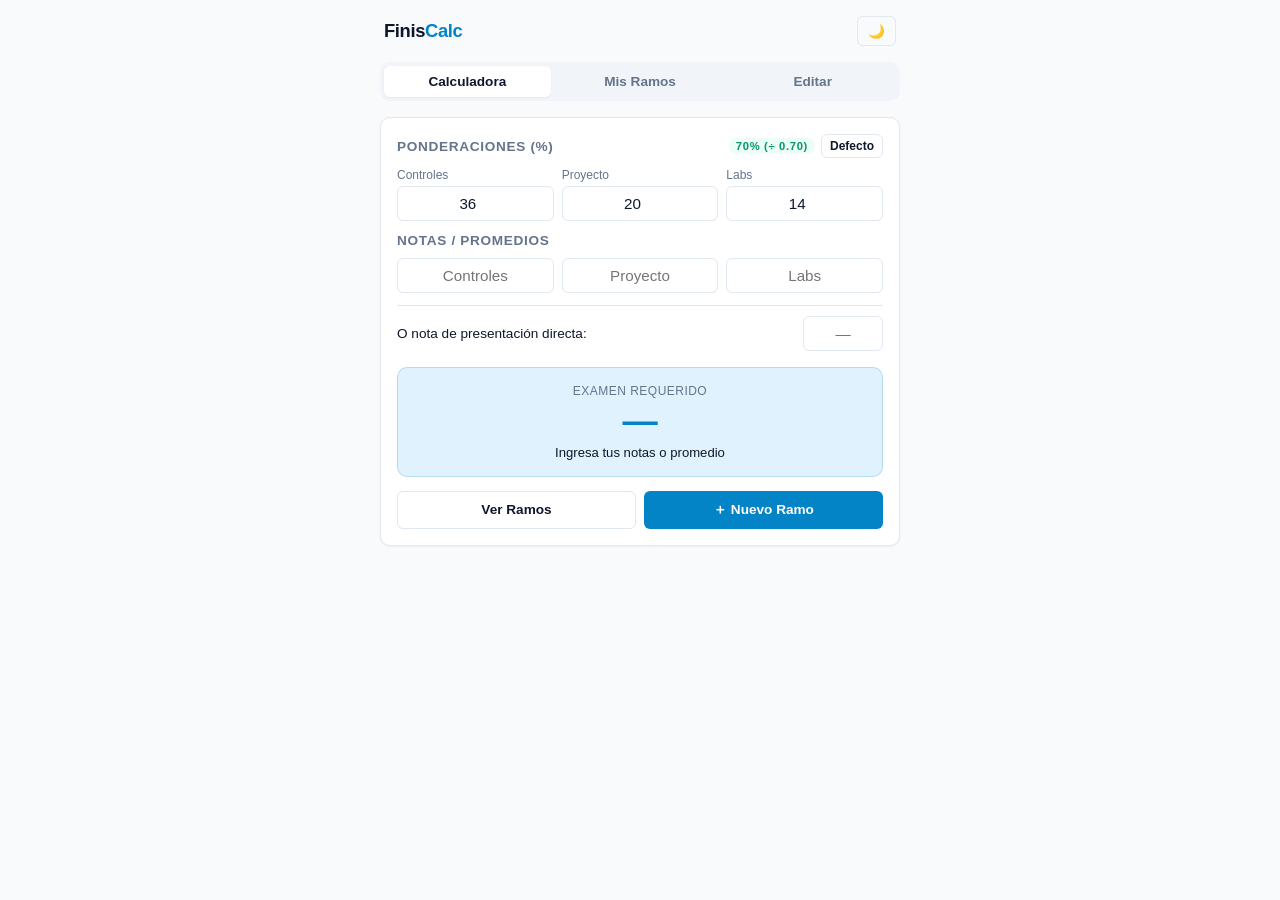
<file: index.html>
<!DOCTYPE html>
<html lang="es">
<head>
  <meta charset="UTF-8">
  <meta name="viewport" content="width=device-width, initial-scale=1.0, maximum-scale=1.0, user-scalable=no">
  <meta name="theme-color" content="#000000">
  <title>Calculadora Finis Terrae</title>

  <link rel="apple-touch-icon" sizes="180x180" href="apple-icon-180x180.png">
  <link rel="icon" type="image/png" sizes="32x32" href="favicon-32x32.png">
  <link rel="icon" type="image/png" sizes="16x16" href="favicon-16x16.png">
  <link rel="manifest" href="manifest.json?v=2">

  <link rel="stylesheet" href="assets/style.css?v=2">
</head>
<body>

  <div class="container">
    <!-- Header -->
    <header class="header">
      <div class="brand">Finis<span>Calc</span></div>
      <button id="themeToggleBtn" class="theme-btn" onclick="toggleTheme()" title="Cambiar tema">🌙</button>
    </header>

    <!-- Navegación -->
    <nav class="nav-tabs">
      <button class="tab-btn active" data-tab="calculadora" onclick="switchTab('calculadora')">Calculadora</button>
      <button class="tab-btn" data-tab="ramos" onclick="switchTab('ramos')">Mis Ramos</button>
      <button class="tab-btn" data-tab="detalle" onclick="switchTab('detalle')">Editar</button>
    </nav>

    <!-- VISTA 1: CALCULADORA RÁPIDA -->
    <section id="view_calculadora" class="view-section active">
      <div class="card">
        <div class="card-title">
          <span>Ponderaciones (%)</span>
          <div style="display: flex; gap: 6px; align-items: center;">
            <span id="qc_totalBadge" class="badge badge-success">70% (÷ 0.70)</span>
            <button class="btn btn-outline btn-sm" onclick="resetQuickCalc()">Defecto</button>
          </div>
        </div>

        <div class="weights-grid">
          <div class="input-group">
            <span class="input-label">Controles</span>
            <input type="number" id="qc_ponC" class="input-field" value="36" oninput="calculateQuickCalc()">
          </div>
          <div class="input-group">
            <span class="input-label">Proyecto</span>
            <input type="number" id="qc_ponP" class="input-field" value="20" oninput="calculateQuickCalc()">
          </div>
          <div class="input-group">
            <span class="input-label">Labs</span>
            <input type="number" id="qc_ponL" class="input-field" value="14" oninput="calculateQuickCalc()">
          </div>
        </div>

        <div class="card-title" style="margin-top: 12px;">Notas / Promedios</div>
        <div class="weights-grid">
          <input type="text" inputmode="decimal" id="qc_notaC" class="input-field" placeholder="Controles" oninput="calculateQuickCalc()">
          <input type="text" inputmode="decimal" id="qc_notaP" class="input-field" placeholder="Proyecto" oninput="calculateQuickCalc()">
          <input type="text" inputmode="decimal" id="qc_notaL" class="input-field" placeholder="Labs" oninput="calculateQuickCalc()">
        </div>

        <div class="direct-np-row">
          <label for="qc_npDirect">O nota de presentación directa:</label>
          <input type="text" inputmode="decimal" id="qc_npDirect" class="input-field" placeholder="—" oninput="calculateQuickCalc()">
        </div>

        <div class="result-box">
          <div class="result-target">Examen Requerido</div>
          <div id="qc_resultVal" class="result-val">—</div>
          <div id="qc_resultNote" class="result-note">Ingresa tus notas o promedio</div>
        </div>

        <div style="display: flex; gap: 8px; margin-top: 14px;">
          <button class="btn btn-outline" onclick="switchTab('ramos')">Ver Ramos</button>
          <button class="btn btn-primary" onclick="createNewRamo()">＋ Nuevo Ramo</button>
        </div>
      </div>
    </section>

    <!-- VISTA 2: LISTA DE RAMOS -->
    <section id="view_ramos" class="view-section">
      <div class="card" style="display: flex; justify-content: space-between; align-items: center; padding: 12px 16px;">
        <span style="font-size: 0.85rem; color: var(--text-muted);">Promedio General:</span>
        <span id="averageGpa" style="font-size: 1.15rem; font-weight: 700; color: var(--primary);">—</span>
      </div>

      <div class="card">
        <div class="card-title">
          <span>Ramos</span>
          <span id="ramosCount" class="badge badge-muted">0 ramos</span>
        </div>
        <div id="ramosList"></div>
        <button class="btn btn-primary" style="margin-top: 10px;" onclick="createNewRamo()">＋ Agregar Ramo</button>
      </div>
    </section>

    <!-- VISTA 3: DETALLE / EDICIÓN -->
    <section id="view_detalle" class="view-section">
      <div class="card">
        <div class="input-group" style="margin-bottom: 14px;">
          <span class="input-label">Nombre del Ramo</span>
          <input type="text" id="detailName" class="input-field" style="text-align: left; font-weight: 600;" placeholder="Nombre de asignatura" oninput="handleNameChange(this.value)">
        </div>

        <div class="card-title">
          <span>Ponderaciones (%)</span>
          <div style="display: flex; gap: 6px; align-items: center;">
            <span id="detailTotalBadge" class="badge badge-success">70% (÷ 0.70)</span>
            <button class="btn btn-outline btn-sm" onclick="resetDetailWeights()">36/20/14</button>
          </div>
        </div>

        <div class="weights-grid" style="margin-bottom: 16px;">
          <div class="input-group">
            <span class="input-label">Controles</span>
            <input type="number" id="detailPonC" class="input-field" value="36" oninput="handleWeightChange('controles', this.value)">
          </div>
          <div class="input-group">
            <span class="input-label">Proyecto</span>
            <input type="number" id="detailPonP" class="input-field" value="20" oninput="handleWeightChange('proyecto', this.value)">
          </div>
          <div class="input-group">
            <span class="input-label">Labs</span>
            <input type="number" id="detailPonL" class="input-field" value="14" oninput="handleWeightChange('laboratorios', this.value)">
          </div>
        </div>

        <!-- Categoría 1: Controles -->
        <div class="card-title">
          <span>Controles</span>
          <span id="avg_controles" style="font-weight: 600; color: var(--primary);">—</span>
        </div>
        <div id="grades_controles" class="grade-cells" style="margin-bottom: 14px;"></div>

        <!-- Categoría 2: Proyecto -->
        <div class="card-title">
          <span>Proyecto</span>
          <span id="avg_proyecto" style="font-weight: 600; color: var(--primary);">—</span>
        </div>
        <div id="grades_proyecto" class="grade-cells" style="margin-bottom: 14px;"></div>

        <!-- Categoría 3: Labs -->
        <div class="card-title">
          <span>Laboratorios</span>
          <span id="avg_laboratorios" style="font-weight: 600; color: var(--primary);">—</span>
        </div>
        <div id="grades_laboratorios" class="grade-cells" style="margin-bottom: 16px;"></div>

        <!-- Resultado Ramo -->
        <div style="display: grid; grid-template-columns: 1fr 1fr; gap: 8px; margin-bottom: 14px;">
          <div style="background: var(--surface-subtle); padding: 10px; border-radius: var(--radius-sm); text-align: center;">
            <div style="font-size: 0.72rem; color: var(--text-muted); margin-bottom: 2px;">Presentación</div>
            <div id="detailNpVal" style="font-size: 1.25rem; font-weight: 700;">—</div>
          </div>
          <div style="background: var(--surface-subtle); padding: 10px; border-radius: var(--radius-sm); text-align: center;">
            <div style="font-size: 0.72rem; color: var(--text-muted); margin-bottom: 2px;">Examen Mínimo</div>
            <div id="detailExamVal" style="font-size: 1.25rem; font-weight: 700; color: var(--primary);">—</div>
          </div>
        </div>

        <!-- Acciones -->
        <div style="display: grid; grid-template-columns: 1fr 1fr 1fr; gap: 6px;">
          <button class="btn btn-outline btn-sm" onclick="duplicateCurrentRamo()">Duplicar</button>
          <button class="btn btn-outline btn-sm" onclick="clearCurrentGrades()">Vaciar</button>
          <button class="btn btn-danger btn-sm" onclick="promptDeleteRamo()">Eliminar</button>
        </div>
      </div>
    </section>
  </div>

  <!-- Modal -->
  <div id="modalOverlay" class="modal-overlay" onclick="closeModal()">
    <div class="modal-card" onclick="event.stopPropagation()">
      <h3 id="modalTitle" style="font-size: 1rem; margin-bottom: 6px;">Confirmar</h3>
      <p id="modalText" style="font-size: 0.85rem; color: var(--text-muted);"></p>
      <div class="modal-actions">
        <button class="btn btn-outline btn-sm" onclick="closeModal()">Cancelar</button>
        <button class="btn btn-danger btn-sm" onclick="confirmModal()">Confirmar</button>
      </div>
    </div>
  </div>

  <div id="toast" class="toast"></div>

  <script src="assets/app.js?v=2"></script>
</body>
</html>
</file>
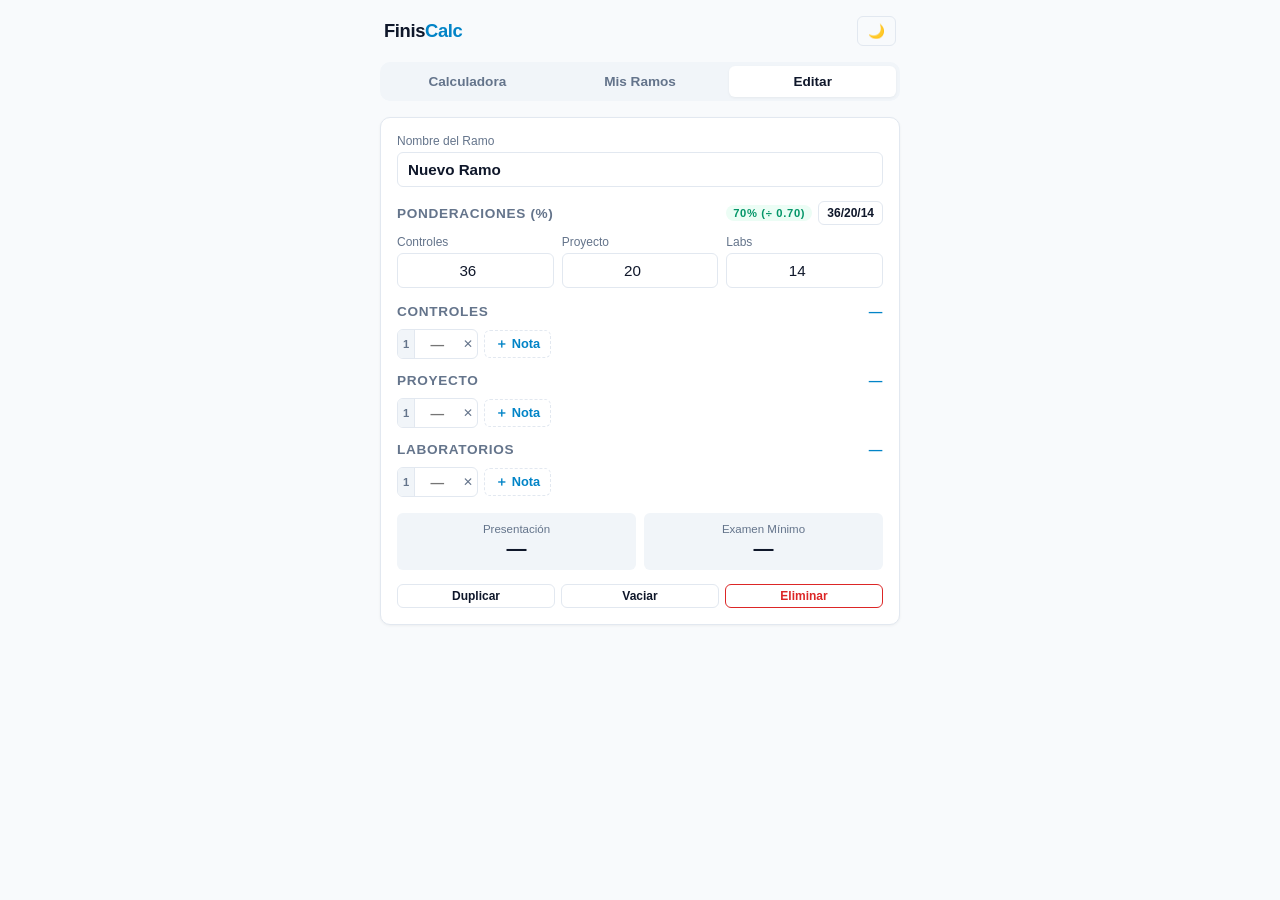
<file: Ramo.html>
<!DOCTYPE html>
<html lang="es">
<head>
  <meta charset="UTF-8">
  <meta http-equiv="refresh" content="0; url=CalculadoraFinis.html#detalle">
  <meta name="viewport" content="width=device-width, initial-scale=1.0">
  <title>Cargando Ramo...</title>
  <script>
    window.location.replace("CalculadoraFinis.html#detalle");
  </script>
</head>
<body style="font-family: sans-serif; text-align: center; padding: 40px; background-color: #F0F6FA; color: #00A9E0;">
  <h2>Abriendo Ramo...</h2>
  <p>Si no eres redirigido automáticamente, <a href="CalculadoraFinis.html#detalle">haz clic aquí</a>.</p>
</body>
</html>
</file>
<file: assets/style.css>
:root {
  --bg: #F8FAFC;
  --surface: #FFFFFF;
  --surface-subtle: #F1F5F9;
  --border: #E2E8F0;
  --border-focus: #0284C7;
  --text-main: #0F172A;
  --text-muted: #64748B;
  --primary: #0284C7;
  --primary-hover: #0369A1;
  --primary-light: #E0F2FE;
  --success: #059669;
  --success-bg: #ECFDF5;
  --danger: #DC2626;
  --danger-bg: #FEF2F2;
  --warning: #D97706;
  --warning-bg: #FFFBEB;
  --radius: 10px;
  --radius-sm: 6px;
  --shadow-sm: 0 1px 3px rgba(0,0,0,0.05);
  --shadow-md: 0 4px 6px -1px rgba(0,0,0,0.07);
}

[data-theme="dark"] {
  --bg: #0F172A;
  --surface: #1E293B;
  --surface-subtle: #334155;
  --border: #334155;
  --border-focus: #38BDF8;
  --text-main: #F8FAFC;
  --text-muted: #94A3B8;
  --primary: #38BDF8;
  --primary-hover: #0EA5E9;
  --primary-light: #082F49;
  --success: #34D399;
  --success-bg: #064E3B;
  --danger: #F87171;
  --danger-bg: #450A0A;
  --warning: #FBBF24;
  --warning-bg: #451A03;
  --shadow-sm: 0 1px 3px rgba(0,0,0,0.3);
  --shadow-md: 0 4px 6px -1px rgba(0,0,0,0.4);
}

* {
  box-sizing: border-box;
  margin: 0;
  padding: 0;
  font-family: -apple-system, BlinkMacSystemFont, "Segoe UI", Roboto, Helvetica, Arial, sans-serif;
  -webkit-tap-highlight-color: transparent;
}

body {
  background-color: var(--bg);
  color: var(--text-main);
  min-height: 100vh;
  display: flex;
  justify-content: center;
  padding: 16px 12px 40px;
}

.container {
  width: 100%;
  max-width: 520px;
}

/* Header */
.header {
  display: flex;
  justify-content: space-between;
  align-items: center;
  margin-bottom: 16px;
  padding: 0 4px;
}

.brand {
  font-size: 1.15rem;
  font-weight: 700;
  letter-spacing: -0.02em;
}

.brand span {
  color: var(--primary);
}

.theme-btn {
  background: none;
  border: 1px solid var(--border);
  border-radius: var(--radius-sm);
  padding: 6px 10px;
  font-size: 0.85rem;
  cursor: pointer;
  color: var(--text-muted);
}

/* Tabs */
.nav-tabs {
  display: flex;
  gap: 6px;
  background: var(--surface-subtle);
  padding: 4px;
  border-radius: var(--radius);
  margin-bottom: 16px;
}

.tab-btn {
  flex: 1;
  background: none;
  border: none;
  padding: 8px 12px;
  font-size: 0.85rem;
  font-weight: 600;
  color: var(--text-muted);
  border-radius: var(--radius-sm);
  cursor: pointer;
  transition: all 0.15s ease;
  text-align: center;
}

.tab-btn.active {
  background: var(--surface);
  color: var(--text-main);
  box-shadow: var(--shadow-sm);
}

/* Cards */
.card {
  background: var(--surface);
  border: 1px solid var(--border);
  border-radius: var(--radius);
  padding: 16px;
  margin-bottom: 14px;
  box-shadow: var(--shadow-sm);
}

.card-title {
  font-size: 0.85rem;
  text-transform: uppercase;
  letter-spacing: 0.05em;
  color: var(--text-muted);
  margin-bottom: 10px;
  font-weight: 600;
  display: flex;
  justify-content: space-between;
  align-items: center;
}

/* Grid & Inputs */
.weights-grid {
  display: grid;
  grid-template-columns: repeat(3, 1fr);
  gap: 8px;
  margin-bottom: 12px;
}

.input-group {
  display: flex;
  flex-direction: column;
  gap: 4px;
}

.input-label {
  font-size: 0.75rem;
  color: var(--text-muted);
}

.input-field {
  width: 100%;
  padding: 8px 10px;
  border: 1px solid var(--border);
  border-radius: var(--radius-sm);
  background: var(--surface);
  color: var(--text-main);
  font-size: 0.95rem;
  text-align: center;
  transition: border-color 0.15s ease;
}

.input-field:focus {
  outline: none;
  border-color: var(--border-focus);
}

.direct-np-row {
  display: flex;
  align-items: center;
  justify-content: space-between;
  padding: 10px 0;
  border-top: 1px solid var(--border);
}

.direct-np-row label {
  font-size: 0.85rem;
  font-weight: 500;
}

.direct-np-row input {
  width: 80px;
  text-align: center;
}

/* Results Banner */
.result-box {
  background: var(--primary-light);
  border-radius: var(--radius);
  padding: 16px;
  text-align: center;
  margin-top: 6px;
  border: 1px solid rgba(2, 132, 199, 0.2);
}

.result-target {
  font-size: 0.75rem;
  color: var(--text-muted);
  text-transform: uppercase;
  letter-spacing: 0.04em;
  margin-bottom: 4px;
}

.result-val {
  font-size: 2.2rem;
  font-weight: 800;
  color: var(--primary);
  line-height: 1.1;
  margin-bottom: 4px;
}

.result-note {
  font-size: 0.82rem;
  color: var(--text-main);
  font-weight: 500;
}

/* Buttons */
.btn {
  display: inline-flex;
  align-items: center;
  justify-content: center;
  padding: 9px 14px;
  border-radius: var(--radius-sm);
  font-size: 0.85rem;
  font-weight: 600;
  cursor: pointer;
  border: 1px solid transparent;
  transition: all 0.15s ease;
  width: 100%;
  text-decoration: none;
}

.btn-primary {
  background: var(--primary);
  color: #FFFFFF;
}

.btn-primary:hover {
  background: var(--primary-hover);
}

.btn-outline {
  background: transparent;
  border-color: var(--border);
  color: var(--text-main);
}

.btn-outline:hover {
  background: var(--surface-subtle);
}

.btn-danger {
  background: transparent;
  border-color: var(--danger);
  color: var(--danger);
}

.btn-danger:hover {
  background: var(--danger-bg);
}

.btn-sm {
  padding: 4px 8px;
  font-size: 0.75rem;
  width: auto;
}

/* Badges */
.badge {
  display: inline-block;
  padding: 2px 7px;
  border-radius: 999px;
  font-size: 0.7rem;
  font-weight: 600;
}

.badge-muted { background: var(--surface-subtle); color: var(--text-muted); }
.badge-success { background: var(--success-bg); color: var(--success); }
.badge-danger { background: var(--danger-bg); color: var(--danger); }
.badge-warning { background: var(--warning-bg); color: var(--warning); }

/* Mis Ramos List */
.ramo-item {
  display: flex;
  align-items: center;
  justify-content: space-between;
  padding: 12px;
  border: 1px solid var(--border);
  border-radius: var(--radius-sm);
  margin-bottom: 8px;
  background: var(--surface);
  cursor: pointer;
  transition: all 0.15s ease;
}

.ramo-item:hover {
  border-color: var(--primary);
}

.ramo-info {
  display: flex;
  flex-direction: column;
  gap: 2px;
}

.ramo-name {
  font-size: 0.95rem;
  font-weight: 600;
}

.ramo-sub {
  font-size: 0.75rem;
  color: var(--text-muted);
}

.ramo-grade {
  font-size: 1.15rem;
  font-weight: 700;
}

/* Category Cells in Detail */
.grade-cells {
  display: flex;
  flex-wrap: wrap;
  gap: 6px;
  align-items: center;
}

.grade-pill {
  position: relative;
  display: inline-flex;
  align-items: center;
  border: 1px solid var(--border);
  border-radius: var(--radius-sm);
  background: var(--surface);
  overflow: hidden;
}

.grade-pill-tag {
  font-size: 0.7rem;
  padding: 0 5px;
  color: var(--text-muted);
  background: var(--surface-subtle);
  line-height: 28px;
  font-weight: 600;
  border-right: 1px solid var(--border);
}

.grade-pill input {
  width: 44px;
  height: 28px;
  border: none;
  text-align: center;
  font-size: 0.85rem;
  font-weight: 600;
  background: transparent;
  color: var(--text-main);
}

.grade-pill input:focus {
  outline: none;
  background: var(--surface-subtle);
}

.grade-pill .pill-del {
  border: none;
  background: transparent;
  color: var(--text-muted);
  cursor: pointer;
  padding: 0 4px;
  font-size: 0.75rem;
  line-height: 28px;
}

.grade-pill .pill-del:hover {
  color: var(--danger);
}

.btn-add-grade {
  border: 1px dashed var(--border);
  background: transparent;
  color: var(--primary);
  border-radius: var(--radius-sm);
  height: 28px;
  padding: 0 10px;
  font-size: 0.8rem;
  font-weight: 600;
  cursor: pointer;
}

.btn-add-grade:hover {
  background: var(--primary-light);
  border-color: var(--primary);
}

/* Views display */
.view-section {
  display: none;
}

.view-section.active {
  display: block;
}

/* Toast */
.toast {
  position: fixed;
  bottom: 16px;
  left: 50%;
  transform: translateX(-50%);
  background: var(--text-main);
  color: var(--surface);
  padding: 8px 16px;
  border-radius: var(--radius-sm);
  font-size: 0.8rem;
  font-weight: 500;
  box-shadow: var(--shadow-md);
  opacity: 0;
  pointer-events: none;
  transition: opacity 0.2s ease;
  z-index: 1000;
}

.toast.show {
  opacity: 1;
}

/* Modal */
.modal-overlay {
  display: none;
  position: fixed;
  inset: 0;
  background: rgba(0, 0, 0, 0.4);
  align-items: center;
  justify-content: center;
  padding: 16px;
  z-index: 999;
}

.modal-card {
  background: var(--surface);
  border-radius: var(--radius);
  max-width: 360px;
  width: 100%;
  padding: 20px;
  box-shadow: var(--shadow-md);
}

.modal-actions {
  display: flex;
  gap: 8px;
  margin-top: 16px;
}
</file>
